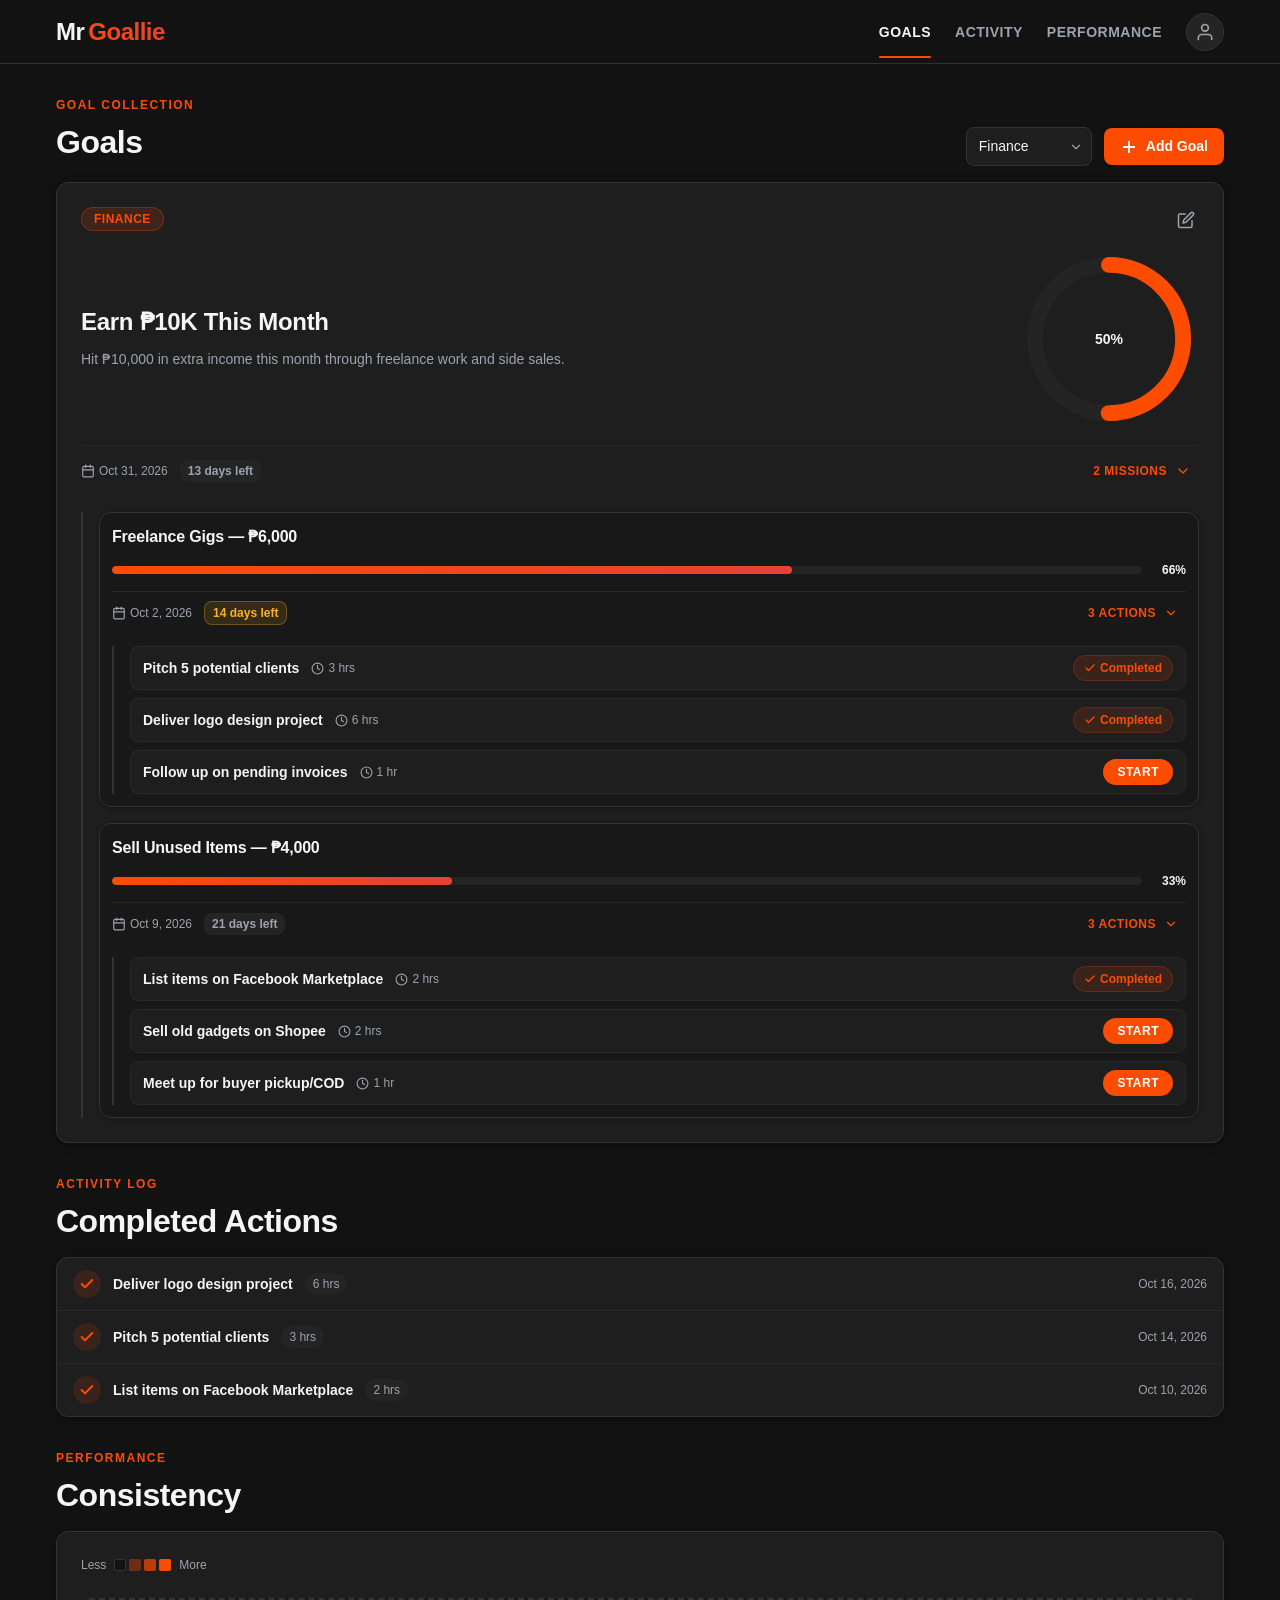
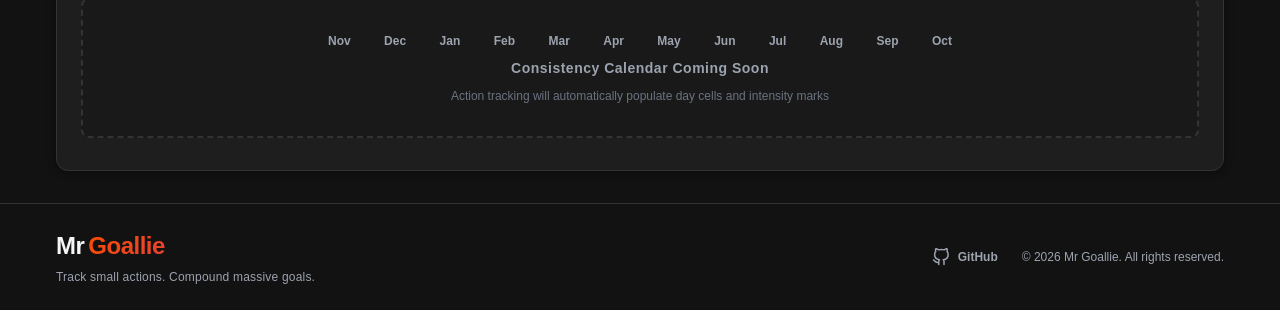
<file: index.html>
<!DOCTYPE html>
<html lang="en">

<head>
  <meta charset="UTF-8">
  <meta name="viewport" content="width=device-width, initial-scale=1.0">
  <title>Mr Goallie — Athletic Goal Tracking &amp; Planning</title>
  <link rel="stylesheet" href="css/styles.css">
</head>

<body>

  <!-- Top Sticky Navigation Bar -->
  <header class="site-header">
    <div class="nav-container">
      <a href="index.html" class="brand-logo" aria-label="Mr Goallie Home">
        Mr <span class="brand-gradient">Goallie</span>
      </a>

      <div class="nav-right">
        <nav aria-label="Primary Navigation">
          <ul class="nav-links">
            <li><a href="#goals-section" class="nav-link active" aria-current="page">Goals</a></li>
            <li><a href="#activity-section" class="nav-link">Activity</a></li>
            <li><a href="#calendar-section" class="nav-link">Performance</a></li>
          </ul>
        </nav>
        <a href="#profile" class="profile-btn" aria-label="User Profile">
          <svg width="20" height="20" viewBox="0 0 24 24" fill="none" stroke="currentColor" stroke-width="2"
            stroke-linecap="round" stroke-linejoin="round" aria-hidden="true">
            <path d="M20 21v-2a4 4 0 0 0-4-4H8a4 4 0 0 0-4 4v2"></path>
            <circle cx="12" cy="7" r="4"></circle>
          </svg>
        </a>
      </div>

      <button id="hamburger-btn" class="hamburger-btn" aria-label="Toggle Menu">
        <span class="bar"></span>
        <span class="bar"></span>
        <span class="bar"></span>
      </button>

      <!-- Half Navigation Panel -->
      <div id="side-nav-panel" class="side-nav visually-hidden ">
        <svg id="close-btn" class="close-btn" width="24" height="24" viewBox="0 0 24 24" fill="none" stroke="currentColor"
          stroke-width="2" stroke-linecap="round" stroke-linejoin="round" aria-label="Close Menu">
          <line x1="18" y1="6" x2="6" y2="18"></line>
          <line x1="6" y1="6" x2="18" y2="18"></line>
        </svg>

        <nav class="side-nav-panel" >
        <div class="profile-btn-side">
          <a href="#profile" class="profile-btn" aria-label="User Profile">
            <svg width="20" height="20" viewBox="0 0 24 24" fill="none" stroke="currentColor" stroke-width="2"
              stroke-linecap="round" stroke-linejoin="round" aria-hidden="true">
              <path d="M20 21v-2a4 4 0 0 0-4-4H8a4 4 0 0 0-4 4v2"></path>
              <circle cx="12" cy="7" r="4"></circle>
            </svg>
          </a>
          <span class="nav-link">Profile</span>
        </div>

        <ul class="nav-links side">
          <li><a href="#goals-section" class="nav-link">Goals</a></li>
          <li><a href="#activity-section" class="nav-link">Activity</a></li>
          <li><a href="#calendar-section" class="nav-link">Performance</a></li>
        </ul>
        </nav>
      </div>

    </div>
  </header>

  <main class="main-layout">

    <!-- 1. Goal Collection Section -->
    <section class="goals-section" id="goals-section" aria-labelledby="goals-heading">
      <div class="section-header-row">
        <div class="header-left">
          <span class="section-tag">Goal Collection</span>
          <h1 id="goals-heading" class="section-title">Goals</h1>
        </div>

        <div class="filter-actions-row">
          <div class="category-select-wrapper">
            <label for="category-filter" class="visually-hidden">Filter by Category</label>
            <select id="category-filter" class="category-select" aria-label="Filter goals by category">
              <option value="all">All Categories</option>
              <option value="health">Health</option>
              <option value="career">Career</option>
              <option value="finance" selected>Finance</option>
              <option value="learning">Learning</option>
              <option value="personal">Personal</option>
            </select>
          </div>

          <a href="goalForm.html" class="btn-primary">
            <svg width="18" height="18" viewBox="0 0 24 24" fill="none" stroke="currentColor" stroke-width="2.5"
              stroke-linecap="round" stroke-linejoin="round" aria-hidden="true">
              <line x1="12" y1="5" x2="12" y2="19"></line>
              <line x1="5" y1="12" x2="19" y2="12"></line>
            </svg>
            <span>Add Goal</span>
          </a>
        </div>
      </div>

      <!-- Goals Responsive Grid -->
      <div class="goals-grid">

        <!-- MOCKUP DATA START — remove this block when real goal data is wired up -->
        <article class="goal-card mock-data" aria-labelledby="mock-goal-title">
          <!-- Top Row: Title, Category pill, Edit pencil -->
          <div class="goal-card-header">
            <span class="category-pill">Finance</span>
            <a href="goalForm.html" class="icon-btn" aria-label="Edit goal 'Earn ₱10K This Month'">
              <svg width="18" height="18" viewBox="0 0 24 24" fill="none" stroke="currentColor" stroke-width="2"
                stroke-linecap="round" stroke-linejoin="round" aria-hidden="true">
                <path d="M11 4H4a2 2 0 0 0-2 2v14a2 2 0 0 0 2 2h14a2 2 0 0 0 2-2v-7"></path>
                <path d="M18.5 2.5a2.121 2.121 0 0 1 3 3L12 15l-4 1 1-4 9.5-9.5z"></path>
              </svg>
            </a>
          </div>

          <!-- Middle Row: Description & Circular Progress Ring (50%) -->
          <div class="goal-card-body">
            <div class="goal-title-group">
              <h2 id="mock-goal-title" class="goal-title">Earn ₱10K This Month</h2>
              <p class="goal-description">
                Hit ₱10,000 in extra income this month through freelance work and side sales.
              </p>
            </div>
            <div class="progress-ring-container" aria-label="Goal progress: 50%">
              <svg class="progress-ring-svg" viewBox="0 0 68 68" aria-hidden="true">
                <circle class="progress-ring-track" cx="34" cy="34" r="28"></circle>
                <!-- Circumference = 2 * PI * 28 = ~175.929; 50% dashoffset = 87.96 -->
                <circle class="progress-ring-fill" cx="34" cy="34" r="28" stroke-dasharray="175.93"
                  stroke-dashoffset="87.96"></circle>
              </svg>
              <span class="progress-ring-text">50%</span>
            </div>
          </div>

          <!-- Bottom Row: Meta (Deadline, Days Remaining, Expand Toggle) -->
          <div class="goal-card-footer">
            <div class="meta-group">
              <span class="meta-item">
                <svg width="14" height="14" viewBox="0 0 24 24" fill="none" stroke="currentColor" stroke-width="2"
                  stroke-linecap="round" stroke-linejoin="round" aria-hidden="true">
                  <rect x="3" y="4" width="18" height="18" rx="2" ry="2"></rect>
                  <line x1="16" y1="2" x2="16" y2="6"></line>
                  <line x1="8" y1="2" x2="8" y2="6"></line>
                  <line x1="3" y1="10" x2="21" y2="10"></line>
                </svg>
                <span>Oct 31, 2026</span>
              </span>
              <span class="badge-days">13 days left</span>
            </div>

            <button type="button" class="expand-toggle-btn" data-toggle="goal-1-missions" aria-expanded="true"
              aria-controls="goal-1-missions">
              <span>2 Missions</span>
              <svg width="16" height="16" viewBox="0 0 24 24" fill="none" stroke="currentColor" stroke-width="2"
                stroke-linecap="round" stroke-linejoin="round" aria-hidden="true">
                <polyline points="6 9 12 15 18 9"></polyline>
              </svg>
            </button>
          </div>

          <!-- Nested Missions Container (Indented, connecting left border) -->
          <div id="goal-1-missions" class="missions-container expandable expanded">

            <!-- Mission 1 Card (Medium Size) -->
            <div class="mission-card" aria-labelledby="mission-1-title">
              <div class="mission-header">
                <h3 id="mission-1-title" class="mission-title">Freelance Gigs — ₱6,000</h3>
              </div>

              <!-- Linear Progress Bar (66%) -->
              <div class="progress-bar-container" aria-label="Mission progress: 66%">
                <div class="progress-track" role="progressbar" aria-valuenow="66" aria-valuemin="0" aria-valuemax="100">
                  <div class="progress-fill" style="width: 66%;"></div>
                </div>
                <span class="progress-percent-label">66%</span>
              </div>

              <div class="mission-footer">
                <div class="meta-group">
                  <span class="meta-item">
                    <svg width="14" height="14" viewBox="0 0 24 24" fill="none" stroke="currentColor" stroke-width="2"
                      stroke-linecap="round" stroke-linejoin="round" aria-hidden="true">
                      <rect x="3" y="4" width="18" height="18" rx="2" ry="2"></rect>
                      <line x1="16" y1="2" x2="16" y2="6"></line>
                      <line x1="8" y1="2" x2="8" y2="6"></line>
                      <line x1="3" y1="10" x2="21" y2="10"></line>
                    </svg>
                    <span>Oct 2, 2026</span>
                  </span>
                  <span class="badge-days warning">14 days left</span>
                </div>

                <button type="button" class="expand-toggle-btn" data-toggle="mission-1-actions" aria-expanded="true"
                  aria-controls="mission-1-actions">
                  <span>3 Actions</span>
                  <svg width="14" height="14" viewBox="0 0 24 24" fill="none" stroke="currentColor" stroke-width="2"
                    stroke-linecap="round" stroke-linejoin="round" aria-hidden="true">
                    <polyline points="6 9 12 15 18 9"></polyline>
                  </svg>
                </button>
              </div>

              <!-- Actions Container nested under Mission 1 -->
              <div id="mission-1-actions" class="actions-container expandable expanded">

                <!-- Action 1: Completed -->
                <div class="action-card">
                  <div class="action-info">
                    <h4 class="action-title">Pitch 5 potential clients</h4>
                    <span class="action-duration">
                      <svg width="13" height="13" viewBox="0 0 24 24" fill="none" stroke="currentColor" stroke-width="2"
                        stroke-linecap="round" stroke-linejoin="round" aria-hidden="true">
                        <circle cx="12" cy="12" r="10"></circle>
                        <polyline points="12 6 12 12 16 14"></polyline>
                      </svg>
                      <span>3 hrs</span>
                    </span>
                  </div>
                  <div class="action-status-group">
                    <span class="action-completed-pill">
                      <svg width="12" height="12" viewBox="0 0 24 24" fill="none" stroke="currentColor"
                        stroke-width="2.5" stroke-linecap="round" stroke-linejoin="round" aria-hidden="true">
                        <polyline points="20 6 9 17 4 12"></polyline>
                      </svg>
                      <span>Completed</span>
                    </span>
                  </div>
                </div>

                <!-- Action 2: Completed -->
                <div class="action-card">
                  <div class="action-info">
                    <h4 class="action-title">Deliver logo design project</h4>
                    <span class="action-duration">
                      <svg width="13" height="13" viewBox="0 0 24 24" fill="none" stroke="currentColor" stroke-width="2"
                        stroke-linecap="round" stroke-linejoin="round" aria-hidden="true">
                        <circle cx="12" cy="12" r="10"></circle>
                        <polyline points="12 6 12 12 16 14"></polyline>
                      </svg>
                      <span>6 hrs</span>
                    </span>
                  </div>
                  <div class="action-status-group">
                    <span class="action-completed-pill">
                      <svg width="12" height="12" viewBox="0 0 24 24" fill="none" stroke="currentColor"
                        stroke-width="2.5" stroke-linecap="round" stroke-linejoin="round" aria-hidden="true">
                        <polyline points="20 6 9 17 4 12"></polyline>
                      </svg>
                      <span>Completed</span>
                    </span>
                  </div>
                </div>

                <!-- Action 3: Not Started -->
                <div class="action-card">
                  <div class="action-info">
                    <h4 class="action-title">Follow up on pending invoices</h4>
                    <span class="action-duration">
                      <svg width="13" height="13" viewBox="0 0 24 24" fill="none" stroke="currentColor" stroke-width="2"
                        stroke-linecap="round" stroke-linejoin="round" aria-hidden="true">
                        <circle cx="12" cy="12" r="10"></circle>
                        <polyline points="12 6 12 12 16 14"></polyline>
                      </svg>
                      <span>1 hr</span>
                    </span>
                  </div>
                  <div class="action-status-group">
                    <button type="button" class="btn-start-action">Start</button>
                  </div>
                </div>

              </div>
            </div>

            <!-- Mission 2 Card (Medium Size) -->
            <div class="mission-card" aria-labelledby="mission-2-title">
              <div class="mission-header">
                <h3 id="mission-2-title" class="mission-title">Sell Unused Items — ₱4,000</h3>
              </div>

              <!-- Linear Progress Bar (33%) -->
              <div class="progress-bar-container" aria-label="Mission progress: 33%">
                <div class="progress-track" role="progressbar" aria-valuenow="33" aria-valuemin="0" aria-valuemax="100">
                  <div class="progress-fill" style="width: 33%;"></div>
                </div>
                <span class="progress-percent-label">33%</span>
              </div>

              <div class="mission-footer">
                <div class="meta-group">
                  <span class="meta-item">
                    <svg width="14" height="14" viewBox="0 0 24 24" fill="none" stroke="currentColor" stroke-width="2"
                      stroke-linecap="round" stroke-linejoin="round" aria-hidden="true">
                      <rect x="3" y="4" width="18" height="18" rx="2" ry="2"></rect>
                      <line x1="16" y1="2" x2="16" y2="6"></line>
                      <line x1="8" y1="2" x2="8" y2="6"></line>
                      <line x1="3" y1="10" x2="21" y2="10"></line>
                    </svg>
                    <span>Oct 9, 2026</span>
                  </span>
                  <span class="badge-days">21 days left</span>
                </div>

                <button type="button" class="expand-toggle-btn" data-toggle="mission-2-actions" aria-expanded="true"
                  aria-controls="mission-2-actions">
                  <span>3 Actions</span>
                  <svg width="14" height="14" viewBox="0 0 24 24" fill="none" stroke="currentColor" stroke-width="2"
                    stroke-linecap="round" stroke-linejoin="round" aria-hidden="true">
                    <polyline points="6 9 12 15 18 9"></polyline>
                  </svg>
                </button>
              </div>

              <!-- Actions Container nested under Mission 2 -->
              <div id="mission-2-actions" class="actions-container expandable expanded">

                <!-- Action 1: Completed -->
                <div class="action-card">
                  <div class="action-info">
                    <h4 class="action-title">List items on Facebook Marketplace</h4>
                    <span class="action-duration">
                      <svg width="13" height="13" viewBox="0 0 24 24" fill="none" stroke="currentColor" stroke-width="2"
                        stroke-linecap="round" stroke-linejoin="round" aria-hidden="true">
                        <circle cx="12" cy="12" r="10"></circle>
                        <polyline points="12 6 12 12 16 14"></polyline>
                      </svg>
                      <span>2 hrs</span>
                    </span>
                  </div>
                  <div class="action-status-group">
                    <span class="action-completed-pill">
                      <svg width="12" height="12" viewBox="0 0 24 24" fill="none" stroke="currentColor"
                        stroke-width="2.5" stroke-linecap="round" stroke-linejoin="round" aria-hidden="true">
                        <polyline points="20 6 9 17 4 12"></polyline>
                      </svg>
                      <span>Completed</span>
                    </span>
                  </div>
                </div>

                <!-- Action 2: Not Started -->
                <div class="action-card">
                  <div class="action-info">
                    <h4 class="action-title">Sell old gadgets on Shopee</h4>
                    <span class="action-duration">
                      <svg width="13" height="13" viewBox="0 0 24 24" fill="none" stroke="currentColor" stroke-width="2"
                        stroke-linecap="round" stroke-linejoin="round" aria-hidden="true">
                        <circle cx="12" cy="12" r="10"></circle>
                        <polyline points="12 6 12 12 16 14"></polyline>
                      </svg>
                      <span>2 hrs</span>
                    </span>
                  </div>
                  <div class="action-status-group">
                    <button type="button" class="btn-start-action">Start</button>
                  </div>
                </div>

                <!-- Action 3: Not Started -->
                <div class="action-card">
                  <div class="action-info">
                    <h4 class="action-title">Meet up for buyer pickup/COD</h4>
                    <span class="action-duration">
                      <svg width="13" height="13" viewBox="0 0 24 24" fill="none" stroke="currentColor" stroke-width="2"
                        stroke-linecap="round" stroke-linejoin="round" aria-hidden="true">
                        <circle cx="12" cy="12" r="10"></circle>
                        <polyline points="12 6 12 12 16 14"></polyline>
                      </svg>
                      <span>1 hr</span>
                    </span>
                  </div>
                  <div class="action-status-group">
                    <button type="button" class="btn-start-action">Start</button>
                  </div>
                </div>

              </div>
            </div>

          </div>
        </article>
        <!-- MOCKUP DATA END -->

      </div>
    </section>

    <!-- 2. Action Collection / Activity Log Section -->
    <section id="activity-section" class="activity-section" aria-labelledby="activity-heading">
      <div class="header-left">
        <span class="section-tag">Activity Log</span>
        <h2 id="activity-heading" class="section-title">Completed Actions</h2>
      </div>

      <div class="activity-list" role="list">
        <!-- 1. Deliver logo design project -->
        <div class="activity-row" role="listitem">
          <div class="activity-left">
            <span class="activity-icon" aria-hidden="true">
              <svg width="16" height="16" viewBox="0 0 24 24" fill="none" stroke="currentColor" stroke-width="3"
                stroke-linecap="round" stroke-linejoin="round">
                <polyline points="20 6 9 17 4 12"></polyline>
              </svg>
            </span>
            <span class="activity-title">Deliver logo design project</span>
            <span class="activity-duration-badge">6 hrs</span>
          </div>
          <time class="activity-date" datetime="2026-10-16">Oct 16, 2026</time>
        </div>

        <!-- 2. Pitch 5 potential clients -->
        <div class="activity-row" role="listitem">
          <div class="activity-left">
            <span class="activity-icon" aria-hidden="true">
              <svg width="16" height="16" viewBox="0 0 24 24" fill="none" stroke="currentColor" stroke-width="3"
                stroke-linecap="round" stroke-linejoin="round">
                <polyline points="20 6 9 17 4 12"></polyline>
              </svg>
            </span>
            <span class="activity-title">Pitch 5 potential clients</span>
            <span class="activity-duration-badge">3 hrs</span>
          </div>
          <time class="activity-date" datetime="2026-10-14">Oct 14, 2026</time>
        </div>

        <!-- 3. List items on Facebook Marketplace -->
        <div class="activity-row" role="listitem">
          <div class="activity-left">
            <span class="activity-icon" aria-hidden="true">
              <svg width="16" height="16" viewBox="0 0 24 24" fill="none" stroke="currentColor" stroke-width="3"
                stroke-linecap="round" stroke-linejoin="round">
                <polyline points="20 6 9 17 4 12"></polyline>
              </svg>
            </span>
            <span class="activity-title">List items on Facebook Marketplace</span>
            <span class="activity-duration-badge">2 hrs</span>
          </div>
          <time class="activity-date" datetime="2026-10-10">Oct 10, 2026</time>
        </div>
      </div>
    </section>

    <!-- 3. Consistency Calendar (Empty Placeholder Frame & Legend) -->
    <section id="calendar-section" class="calendar-section" aria-labelledby="calendar-heading">
      <div class="header-left">
        <span class="section-tag">Performance</span>
        <h2 id="calendar-heading" class="section-title">Consistency</h2>
      </div>
      <div class="calendar-card">
        <div class="calendar-header-row">

          <div class="calendar-legend" aria-label="Consistency intensity scale">
            <span>Less</span>
            <div class="legend-scale" aria-hidden="true">
              <span class="legend-box intensity-0" title="0 actions"></span>
              <span class="legend-box intensity-1" title="1 action"></span>
              <span class="legend-box intensity-2" title="2-3 actions"></span>
              <span class="legend-box intensity-3" title="4+ actions"></span>
            </div>
            <span>More</span>
          </div>
        </div>

        <!-- Empty Placeholder Container -->
        <div class="calendar-placeholder-container">
          <div class="calendar-placeholder-frame">
            <div class="calendar-months-mock" aria-hidden="true">
              <span>Nov</span>
              <span>Dec</span>
              <span>Jan</span>
              <span>Feb</span>
              <span>Mar</span>
              <span>Apr</span>
              <span>May</span>
              <span>Jun</span>
              <span>Jul</span>
              <span>Aug</span>
              <span>Sep</span>
              <span>Oct</span>
            </div>
            <p class="calendar-placeholder-text">Consistency Calendar Coming Soon</p>
            <p class="calendar-placeholder-subtext">Action tracking will automatically populate day cells and intensity
              marks</p>
          </div>
        </div>
      </div>
    </section>

  </main>

  <!-- Consistent Site Footer -->
  <footer class="site-footer">
    <div class="footer-container">
      <div class="footer-brand-col">
        <div class="brand-logo" aria-label="Mr Goallie Home">
          Mr <span class="brand-gradient">Goallie</span>
        </div>
        <p class="footer-tagline">Track small actions. Compound massive goals.</p>
      </div>

      <div class="footer-meta-col">
        <a href="https://github.com" class="footer-link" target="_blank" rel="noopener noreferrer"
          aria-label="GitHub Profile">
          <svg width="18" height="18" viewBox="0 0 24 24" fill="none" stroke="currentColor" stroke-width="2"
            stroke-linecap="round" stroke-linejoin="round" aria-hidden="true">
            <path
              d="M9 19c-5 1.5-5-2.5-7-3m14 6v-3.87a3.37 3.37 0 0 0-.94-2.61c3.14-.35 6.44-1.54 6.44-7A5.44 5.44 0 0 0 20 4.77 5.07 5.07 0 0 0 19.91 1S18.73.65 16 2.48a13.38 13.38 0 0 0-7 0C6.27.65 5.09 1 5.09 1A5.07 5.07 0 0 0 5 4.77a5.44 5.44 0 0 0-1.5 3.78c0 5.42 3.3 6.61 6.44 7A3.37 3.37 0 0 0 9 18.13V22">
            </path>
          </svg>
          <span>GitHub</span>
        </a>
        <span class="footer-copyright">&copy; 2026 Mr Goallie. All rights reserved.</span>
      </div>
    </div>
  </footer>

  <script src="./javascript/index.js"></script>

</body>

</html>
</file>
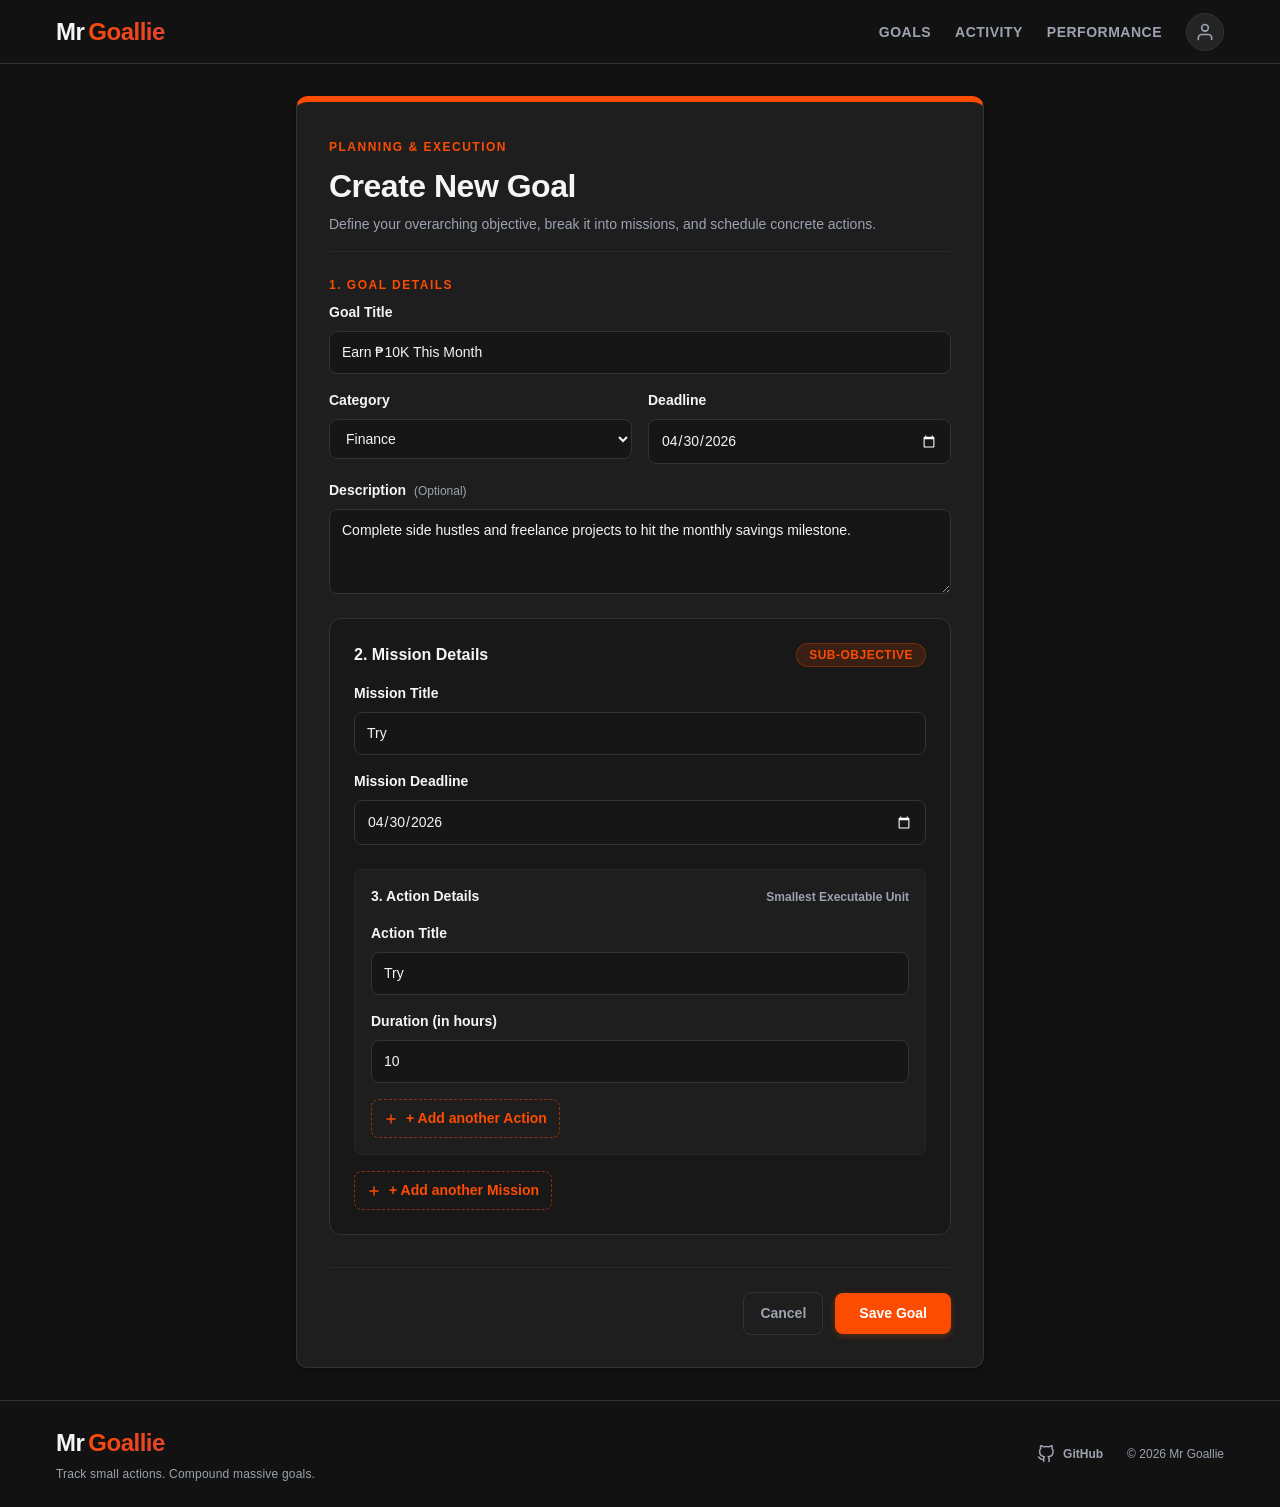
<file: goalForm.html>
<!DOCTYPE html>
<html lang="en">
<head>
  <meta charset="UTF-8">
  <meta name="viewport" content="width=device-width, initial-scale=1.0">
  <title>New Goal — Mr Goallie</title>
  <link rel="stylesheet" href="css/styles.css">
</head>
<body>

  <!-- Top Sticky Navigation Bar -->
  <header class="site-header">
    <div class="nav-container">
      <a href="index.html" class="brand-logo" aria-label="Mr Goallie Home">
        Mr <span class="brand-gradient">Goallie</span>
      </a>

      <div class="nav-right">
        <nav aria-label="Primary Navigation">
          <ul class="nav-links">
            <li><a href="index.html" class="nav-link">Goals</a></li>
            <li><a href="index.html#activity-section" class="nav-link">Activity</a></li>
            <li><a href="index.html#calendar-section" class="nav-link">Performance</a></li>
          </ul>
        </nav>
        <a href="#profile" class="profile-btn" aria-label="User Profile">
          <svg width="20" height="20" viewBox="0 0 24 24" fill="none" stroke="currentColor" stroke-width="2" stroke-linecap="round" stroke-linejoin="round" aria-hidden="true">
            <path d="M20 21v-2a4 4 0 0 0-4-4H8a4 4 0 0 0-4 4v2"></path>
            <circle cx="12" cy="7" r="4"></circle>
          </svg>
        </a>
      </div>
    </div>
  </header>

  <main class="form-page-layout">

    <div class="form-card">
      <div class="form-header">
        <span class="section-tag">Planning &amp; Execution</span>
        <h1 class="section-title">Create New Goal</h1>
        <p style="color: var(--color-text-muted); font-size: var(--text-sm); margin-top: 4px;">
          Define your overarching objective, break it into missions, and schedule concrete actions.
        </p>
      </div>
<!-- action="index.html" method="get" -->
      <form class="form-section">
        
        <!-- 1. Goal Details Section -->
        <fieldset class="form-section" style="border: none;">
          <legend class="section-tag" style="margin-bottom: var(--space-2);">1. Goal Details</legend>

          <div class="form-group">
            <label for="goal-title" class="form-label">Goal Title</label>
            <input 
              type="text" 
              id="goal-title" 
              name="goal_title" 
              class="form-input" 
              placeholder="e.g. Earn ₱10K This Month" 
              required
            >
          </div>

          <div class="form-group-row">
            <div class="form-group">
              <label for="goal-category" class="form-label">Category</label>
              <select id="goal-category" name="goal_category" class="form-select" required>
                <option value="" disabled selected>Select category...</option>
                <option value="health">Health</option>
                <option value="career">Career</option>
                <option value="finance">Finance</option>
                <option value="learning">Learning</option>
                <option value="personal">Personal</option>
              </select>
            </div>

            <div class="form-group">
              <label for="goal-deadline" class="form-label">Deadline</label>
              <input 
                type="date" 
                id="goal-deadline" 
                name="goal_deadline" 
                class="form-input" 
                required
              >
            </div>
          </div>

          <div class="form-group">
            <label for="goal-description" class="form-label">
              Description <span class="form-label-optional">(Optional)</span>
            </label>
            <textarea 
              id="goal-description" 
              name="goal_description" 
              class="form-textarea" 
              rows="3" 
              placeholder="What does success look like? Any key milestones or motivation?"
            ></textarea>
          </div>

          <!-- 2. Nested Mission Details Section -->

        </fieldset>

        <!-- Form Footer: Cancel & Save Goal -->
        <div class="form-actions-footer">
          <a href="index.html" class="btn-cancel">Cancel</a>
          <button type="submit" class="btn-submit">Save Goal</button>
        </div>

      </form>
    </div>

  </main>

  <!-- Consistent Site Footer -->
  <footer class="site-footer">
    <div class="footer-container">
      <div class="footer-brand-col">
        <a href="index.html" class="brand-logo" aria-label="Mr Goallie Home">
          Mr <span class="brand-gradient">Goallie</span>
        </a>
        <p class="footer-tagline">Track small actions. Compound massive goals.</p>
      </div>

      <div class="footer-meta-col">
        <a href="https://github.com" class="footer-link" target="_blank" rel="noopener noreferrer" aria-label="GitHub Profile">
          <svg width="18" height="18" viewBox="0 0 24 24" fill="none" stroke="currentColor" stroke-width="2" stroke-linecap="round" stroke-linejoin="round" aria-hidden="true">
            <path d="M9 19c-5 1.5-5-2.5-7-3m14 6v-3.87a3.37 3.37 0 0 0-.94-2.61c3.14-.35 6.44-1.54 6.44-7A5.44 5.44 0 0 0 20 4.77 5.07 5.07 0 0 0 19.91 1S18.73.65 16 2.48a13.38 13.38 0 0 0-7 0C6.27.65 5.09 1 5.09 1A5.07 5.07 0 0 0 5 4.77a5.44 5.44 0 0 0-1.5 3.78c0 5.42 3.3 6.61 6.44 7A3.37 3.37 0 0 0 9 18.13V22"></path>
          </svg>
          <span>GitHub</span>
        </a>
        <span class="footer-copyright">&copy; 2026 Mr Goallie</span>
      </div>
    </div>
  </footer>

   <script type="module" src="./javascript/goalForm.js"></script>

</body>
</html>
</file>
<file: css/styles.css>
/* ==========================================================================
   Mr Goallie — Design System & Stylesheet
   Strava-inspired athletic, data-forward dark UI
   ========================================================================== */

:root {
  /* Colors */
  --bg-color: #121212;
  --surface-card: #1E1E1E;
  --surface-nested: #181818;
  --surface-nested-subtle: #242424;
  --surface-input: #161616;
  --surface-hover: #262626;

  --color-primary: #FC4C02;
  --color-primary-accent: #E34234;
  --color-primary-glow: rgba(252, 76, 2, 0.25);

  --color-text-primary: #F5F5F5;
  --color-text-muted: #9CA3AF;
  --color-border: #333333;
  --color-border-subtle: #282828;
  --color-warning: #FFB020;
  --color-warning-bg: rgba(255, 176, 32, 0.12);
  --color-success: #FC4C02;
  --color-success-bg: rgba(252, 76, 2, 0.12);

  /* Typography */
  --font-stack: -apple-system, "Segoe UI", Roboto, Helvetica, Arial, sans-serif;
  --text-xs: 12px;
  --text-sm: 14px;
  --text-base: 16px;
  --text-lg: 20px;
  --text-xl: 24px;
  --text-2xl: 32px;

  /* Spacing */
  --space-1: 4px;
  --space-2: 8px;
  --space-3: 12px;
  --space-4: 16px;
  --space-6: 24px;
  --space-8: 32px;

  /* Radii */
  --radius-sm: 8px;
  --radius-md: 12px;
  --radius-full: 999px;

  /* Elevation */
  --card-shadow: 0 2px 8px rgba(0, 0, 0, 0.4);
  --focus-ring: 0 0 0 2px #121212, 0 0 0 4px #FC4C02;
}

/* --------------------------------------------------------------------------
   Modern Reset & Base Styles
   -------------------------------------------------------------------------- */
*,
*::before,
*::after {
  box-sizing: border-box;
  margin: 0;
  padding: 0;
}

html {
  font-size: 16px;
  color-scheme: dark;
  scroll-behavior: smooth;
  scroll-padding-top: 80px;
}

body {
  min-height: 100vh;
  display: flex;
  flex-direction: column;
  background-color: var(--bg-color);
  color: var(--color-text-primary);
  font-family: var(--font-stack);
  font-size: var(--text-base);
  line-height: 1.5;
  -webkit-font-smoothing: antialiased;
  -moz-osx-font-smoothing: grayscale;
}

a {
  color: inherit;
  text-decoration: none;
}

button,
input,
select,
textarea {
  font: inherit;
  color: inherit;
}

button {
  cursor: pointer;
  border: none;
  background: none;
}

/* Accessible hidden utility */
.visually-hidden {
  position: absolute !important;
  width: 1px !important;
  height: 1px !important;
  padding: 0 !important;
  margin: -1px !important;
  overflow: hidden !important;
  clip: rect(0, 0, 0, 0) !important;
  white-space: nowrap !important;
  border: 0 !important;
}

/* --------------------------------------------------------------------------
   Header & Sticky Nav Bar (~64px)
   -------------------------------------------------------------------------- */
.site-header {
  position: sticky;
  top: 0;
  z-index: 100;
  height: 64px;
  background-color: #121212;
  border-bottom: 1px solid var(--color-border);
  display: flex;
  align-items: center;
}

.nav-container {
  width: 100%;
  max-width: 1200px;
  margin: 0 auto;
  padding: 0 var(--space-4);
  display: flex;
  align-items: center;
  justify-content: space-between;
}

.brand-logo {
  font-size: var(--text-xl);
  font-weight: 800;
  letter-spacing: -0.5px;
  color: var(--color-text-primary);
  display: flex;
  align-items: center;
  gap: 4px;
}

.brand-gradient {
  background: linear-gradient(135deg, var(--color-primary), var(--color-primary-accent));
  -webkit-background-clip: text;
  -webkit-text-fill-color: transparent;
  background-clip: text;
}

.nav-right {
  display: flex;
  align-items: center;
  gap: var(--space-6);
}

.nav-links {
  display: flex;
  align-items: center;
  gap: var(--space-6);
  list-style: none;
}

.nav-link {
  font-size: var(--text-sm);
  font-weight: 600;
  color: var(--color-text-muted);
  text-transform: uppercase;
  letter-spacing: 0.5px;
  padding: var(--space-2) 0;
  position: relative;
  transition: color 0.15s ease;
}

.nav-link:hover {
  color: var(--color-text-primary);
}

.nav-link.active {
  color: var(--color-text-primary);
}

.nav-link.active::after {
  content: "";
  position: absolute;
  bottom: -10px;
  left: 0;
  right: 0;
  height: 2px;
  background-color: var(--color-primary);
  border-radius: var(--radius-full);
}

.profile-btn {
  display: inline-flex;
  align-items: center;
  justify-content: center;
  width: 38px;
  height: 38px;
  border-radius: var(--radius-full);
  background-color: var(--surface-nested-subtle);
  border: 1px solid var(--color-border);
  color: var(--color-text-muted);
  transition: border-color 0.15s ease, color 0.15s ease;
}

.profile-btn:hover {
  border-color: var(--color-primary);
  color: var(--color-text-primary);
}


/* Hamburger Button */
.hamburger-btn {
  display: none;
  flex-direction: column;
  justify-content: space-between;
  width: 30px;
  height: 20px;
  background: var(--surface-card);
  border: none;
  box-sizing: content-box;
  padding: var(--space-2);
  border-radius: var(--radius-sm);
  box-shadow: var(--card-shadow);
}

.hamburger-btn .bar {
  width: 100%;
  height: 3px;
  background-color: var(--color-primary);
  border-radius: 4px;
}

.side-nav {
  display: flex;
  flex-direction: column;
  position: fixed;
  top: 0;
  right: 0;
  width: 65vw;
  height: 100vh;
  box-shadow: var(--card-shadow);
  background-color: var(--surface-card);
  padding: var(--space-4);
  z-index: 1000;
}

.side-nav-panel {
  display: flex;
  flex-direction: column;
  gap: var(--space-8);
  padding: var(--space-1) var(--space-8);
}

.nav-links.side {
  flex-direction: column;
  align-items: flex-start;
}

.close-btn {
  align-self: flex-end;
  width: 30px;
  height: 30px;
  stroke: var(--color-primary);
  border: none;
}

.profile-btn-side {
  display: flex;
  flex-direction: column;
  justify-content: center;
  align-items: center;
  border-bottom: 2px solid var(--color-border);
}

.profile-btn-side .profile-btn {
  width: 50px;
  height: 50px;
}

/* --------------------------------------------------------------------------
   Layout & Dashboard Container
   -------------------------------------------------------------------------- */
.main-layout {
  flex: 1;
  width: 100%;
  max-width: 1200px;
  margin: 0 auto;
  padding: var(--space-8) var(--space-4) var(--space-8);
  display: flex;
  flex-direction: column;
  gap: var(--space-8);
}

/* Section Header Typography */
.section-tag {
  font-size: var(--text-xs);
  font-weight: 700;
  text-transform: uppercase;
  letter-spacing: 1.5px;
  color: var(--color-primary);
  margin-bottom: var(--space-1);
}

.section-title {
  font-size: var(--text-2xl);
  font-weight: 800;
  letter-spacing: -0.5px;
  color: var(--color-text-primary);
}

/* --------------------------------------------------------------------------
   Goal Collection Section & Filters
   -------------------------------------------------------------------------- */
.goals-section {
  display: flex;
  flex-direction: column;
  gap: var(--space-4);
}

.section-header-row {
  display: flex;
  align-items: flex-end;
  justify-content: space-between;
  gap: var(--space-4);
  flex-wrap: wrap;
}

.header-left {
  display: flex;
  flex-direction: column;
}

.filter-actions-row {
  display: flex;
  align-items: center;
  gap: var(--space-3);
  flex-wrap: wrap;
}

.category-select-wrapper {
  position: relative;
  display: inline-block;
}

.category-select {
  background-color: var(--surface-card);
  border: 1px solid var(--color-border);
  color: var(--color-text-primary);
  font-size: var(--text-sm);
  font-weight: 500;
  padding: 8px var(--space-6) 8px var(--space-3);
  border-radius: var(--radius-sm);
  outline: none;
  appearance: none;
  background-image: url("data:image/svg+xml,%3Csvg xmlns='http://www.w3.org/2000/svg' width='16' height='16' viewBox='0 0 24 24' fill='none' stroke='%239CA3AF' stroke-width='2' stroke-linecap='round' stroke-linejoin='round'%3E%3Cpolyline points='6 9 12 15 18 9'%3E%3C/polyline%3E%3C/svg%3E");
  background-repeat: no-repeat;
  background-position: right 8px center;
  background-size: 14px;
  cursor: pointer;
  transition: border-color 0.15s ease;
}

.category-select:focus {
  border-color: var(--color-primary);
}

/* Primary Button */
.btn-primary {
  display: inline-flex;
  align-items: center;
  justify-content: center;
  gap: var(--space-2);
  background-color: var(--color-primary);
  color: #FFFFFF;
  font-size: var(--text-sm);
  font-weight: 700;
  padding: 8px var(--space-4);
  border-radius: var(--radius-sm);
  text-decoration: none;
  box-shadow: 0 1px 3px rgba(0, 0, 0, 0.3);
  transition: background-color 0.15s ease, transform 0.1s ease;
}

.btn-primary:hover {
  background-color: var(--color-primary-accent);
}

.btn-primary:active {
  transform: scale(0.98);
}

/* Goals Grid */
.goals-grid {
  display: grid;
  grid-template-columns: 1fr;
  gap: var(--space-6);
}

/* --------------------------------------------------------------------------
   Card Hierarchy: Goal -> Mission -> Action
   Decreasing card size, padding, weight and indented connecting line
   -------------------------------------------------------------------------- */

/* 1. Goal Card (Largest) */
.goal-card {
  background-color: var(--surface-card);
  border: 1px solid var(--color-border);
  border-radius: var(--radius-md);
  padding: var(--space-6);
  box-shadow: var(--card-shadow);
  display: flex;
  flex-direction: column;
  gap: var(--space-4);
  position: relative;
}

.goal-card-header {
  display: flex;
  align-items: flex-start;
  justify-content: space-between;
  gap: var(--space-4);
}

.goal-title-group {
  display: flex;
  flex-direction: column;
  gap: var(--space-3);
  flex-wrap: wrap;
}

.goal-title {
  font-size: var(--text-xl);
  font-weight: 800;
  color: var(--color-text-primary);
  letter-spacing: -0.3px;
  line-height: 1.2;
}

/* Category Pill */
.category-pill {
  display: inline-flex;
  align-items: center;
  font-size: var(--text-xs);
  font-weight: 700;
  text-transform: uppercase;
  letter-spacing: 0.5px;
  padding: 2px var(--space-3);
  border-radius: var(--radius-full);
  background-color: rgba(252, 76, 2, 0.15);
  color: var(--color-primary);
  border: 1px solid rgba(252, 76, 2, 0.3);
}

.icon-btn {
  display: inline-flex;
  align-items: center;
  justify-content: center;
  color: var(--color-text-muted);
  padding: var(--space-1);
  border-radius: var(--radius-sm);
  transition: color 0.15s ease, background-color 0.15s ease;
}

.icon-btn:hover {
  color: var(--color-text-primary);
  background-color: var(--surface-hover);
}

/* Goal Card Middle */
.goal-card-body {
  display: flex;
  align-items: center;
  justify-content: space-between;
  gap: var(--space-6);
}

.goal-description {
  color: var(--color-text-muted);
  font-size: var(--text-sm);
  line-height: 1.5;
  display: -webkit-box;
  -webkit-line-clamp: 2;
  -webkit-box-orient: vertical;
  overflow: hidden;
  max-width: 650px;
}

/* Circular Progress Ring */
.progress-ring-container {
  position: relative;
  width: 20vh;
  height: 20vh;
  flex-shrink: 0;
  display: flex;
  align-items: center;
  justify-content: center;
}

.progress-ring-svg {
  width: 100%;
  height: 100%;
  transform: rotate(-90deg);
}

.progress-ring-track {
  fill: none;
  stroke: var(--surface-nested-subtle);
  stroke-width: 6;
}

.progress-ring-fill {
  fill: none;
  stroke: var(--color-primary);
  stroke-width: 6;
  stroke-linecap: round;
  transition: stroke-dashoffset 0.4s ease;
}

.progress-ring-text {
  position: absolute;
  font-size: var(--text-sm);
  font-weight: 800;
  color: var(--color-text-primary);
}

/* Goal Card Bottom Meta & Toggles */
.goal-card-footer {
  display: flex;
  align-items: center;
  justify-content: space-between;
  flex-wrap: wrap;
  gap: var(--space-3);
  padding-top: var(--space-3);
  border-top: 1px solid var(--color-border-subtle);
}

.meta-group {
  display: flex;
  align-items: center;
  gap: var(--space-3);
  flex-wrap: wrap;
}

.meta-item {
  display: inline-flex;
  align-items: center;
  gap: var(--space-1);
  font-size: var(--text-xs);
  color: var(--color-text-muted);
  font-weight: 500;
}

.badge-days {
  display: inline-flex;
  align-items: center;
  font-size: var(--text-xs);
  font-weight: 700;
  padding: 2px var(--space-2);
  border-radius: var(--radius-sm);
  background-color: var(--surface-nested-subtle);
  color: var(--color-text-muted);
}

.badge-days.warning {
  background-color: var(--color-warning-bg);
  color: var(--color-warning);
  border: 1px solid rgba(255, 176, 32, 0.3);
}

.expand-toggle-btn {
  display: inline-flex;
  align-items: center;
  gap: var(--space-2);
  font-size: var(--text-xs);
  font-weight: 700;
  text-transform: uppercase;
  letter-spacing: 0.5px;
  color: var(--color-primary);
  padding: var(--space-1) var(--space-2);
  border-radius: var(--radius-sm);
  transition: background-color 0.15s ease;
}

.expand-toggle-btn:hover {
  background-color: rgba(252, 76, 2, 0.1);
}

.expand-toggle-btn svg {
  transition: transform 0.2s ease;
}

/* --------------------------------------------------------------------------
   Expandable Container & Nested Missions
   -------------------------------------------------------------------------- */
.expandable {
  display: none;
}

.expandable.expanded {
  display: flex;
  flex-direction: column;
}

/* Missions container nested under Goal Card */
.missions-container {
  display: flex;
  flex-direction: column;
  gap: var(--space-4);
  padding-left: var(--space-4);
  margin-top: var(--space-3);
  border-left: 2px solid var(--color-border);
}

/* 2. Mission Card (Medium) */
.mission-card {
  background-color: var(--surface-nested);
  border: 1px solid var(--color-border);
  border-radius: var(--radius-md);
  padding: var(--space-3);
  display: flex;
  flex-direction: column;
  gap: var(--space-3);
  box-shadow: 0 1px 4px rgba(0, 0, 0, 0.3);
}

.mission-header {
  display: flex;
  align-items: center;
  justify-content: space-between;
  gap: var(--space-3);
}

.mission-title {
  font-size: var(--text-base);
  font-weight: 700;
  color: var(--color-text-primary);
  letter-spacing: -0.2px;
}

/* Linear Progress Bar with % Label */
.progress-bar-container {
  display: flex;
  align-items: center;
  gap: var(--space-3);
}

.progress-track {
  flex: 1;
  height: 8px;
  background-color: var(--surface-nested-subtle);
  border-radius: var(--radius-full);
  overflow: hidden;
  position: relative;
}

.progress-fill {
  height: 100%;
  background: linear-gradient(90deg, var(--color-primary), var(--color-primary-accent));
  border-radius: var(--radius-full);
}

.progress-percent-label {
  font-size: var(--text-xs);
  font-weight: 700;
  color: var(--color-text-primary);
  min-width: 32px;
  text-align: right;
}

.mission-footer {
  display: flex;
  align-items: center;
  justify-content: space-between;
  flex-wrap: wrap;
  gap: var(--space-2);
  padding-top: var(--space-2);
  border-top: 1px solid var(--color-border-subtle);
}

/* --------------------------------------------------------------------------
   Actions Container & Action Cards (Smallest/Most Compact)
   -------------------------------------------------------------------------- */
.actions-container {
  display: flex;
  flex-direction: column;
  gap: var(--space-2);
  padding-left: var(--space-4);
  margin-top: var(--space-2);
  border-left: 2px solid var(--color-border);
}

/* 3. Action Card */
.action-card {
  background-color: var(--surface-card);
  border: 1px solid var(--color-border-subtle);
  border-radius: var(--radius-sm);
  padding: var(--space-2) var(--space-3);
  display: flex;
  align-items: center;
  justify-content: space-between;
  gap: var(--space-3);
}

.action-info {
  display: flex;
  align-items: center;
  gap: var(--space-3);
  flex: 1;
  min-width: 0;
}

.action-title {
  font-size: var(--text-sm);
  font-weight: 600;
  color: var(--color-text-primary);
  white-space: nowrap;
  overflow: hidden;
  text-overflow: ellipsis;
}

.action-duration {
  display: inline-flex;
  align-items: center;
  gap: 4px;
  font-size: var(--text-xs);
  color: var(--color-text-muted);
  flex-shrink: 0;
}

.action-status-group {
  display: flex;
  align-items: center;
  flex-shrink: 0;
}

.btn-start-action {
  font-size: var(--text-xs);
  font-weight: 700;
  padding: 4px 14px;
  border-radius: var(--radius-full);
  background-color: var(--color-primary);
  color: #FFFFFF;
  text-transform: uppercase;
  letter-spacing: 0.5px;
  transition: background-color 0.15s ease;
}

.btn-start-action:hover {
  background-color: var(--color-primary-accent);
}

.action-completed-pill {
  display: inline-flex;
  align-items: center;
  gap: 4px;
  font-size: var(--text-xs);
  font-weight: 700;
  color: var(--color-primary);
  background-color: var(--color-success-bg);
  padding: 3px 10px;
  border-radius: var(--radius-full);
  border: 1px solid rgba(252, 76, 2, 0.2);
}

/* --------------------------------------------------------------------------
   Action Collection / Activity Log Section
   -------------------------------------------------------------------------- */
.activity-section {
  display: flex;
  flex-direction: column;
  gap: var(--space-3);
}

.activity-list {
  display: flex;
  flex-direction: column;
  background-color: var(--surface-card);
  border: 1px solid var(--color-border);
  border-radius: var(--radius-md);
  overflow: hidden;
  box-shadow: var(--card-shadow);
}

.activity-row {
  display: flex;
  align-items: center;
  justify-content: space-between;
  gap: var(--space-4);
  padding: var(--space-3) var(--space-4);
  border-bottom: 1px solid var(--color-border-subtle);
  transition: background-color 0.1s ease;
}

.activity-row:last-child {
  border-bottom: none;
}

.activity-left {
  display: flex;
  align-items: center;
  gap: var(--space-3);
  min-width: 0;
}

.activity-icon {
  width: 28px;
  height: 28px;
  border-radius: var(--radius-full);
  background-color: var(--color-success-bg);
  color: var(--color-primary);
  display: flex;
  align-items: center;
  justify-content: center;
  flex-shrink: 0;
}

.activity-title {
  font-size: var(--text-sm);
  font-weight: 600;
  color: var(--color-text-primary);
  white-space: nowrap;
  overflow: hidden;
  text-overflow: ellipsis;
}

.activity-duration-badge {
  font-size: var(--text-xs);
  color: var(--color-text-muted);
  background-color: var(--surface-nested-subtle);
  padding: 2px 8px;
  border-radius: var(--radius-full);
  flex-shrink: 0;
}

.activity-date {
  font-size: var(--text-xs);
  color: var(--color-text-muted);
  white-space: nowrap;
  font-weight: 500;
  text-align: right;
}

/* --------------------------------------------------------------------------
   Consistency Calendar (Placeholder Frame & Legend)
   -------------------------------------------------------------------------- */
.calendar-section {
  display: flex;
  flex-direction: column;
  gap: var(--space-3);
}

.calendar-card {
  background-color: var(--surface-card);
  border: 1px solid var(--color-border);
  border-radius: var(--radius-md);
  padding: var(--space-6);
  box-shadow: var(--card-shadow);
  display: flex;
  flex-direction: column;
  gap: var(--space-6);
}

.calendar-header-row {
  display: flex;
  align-items: center;
  justify-content: space-between;
  flex-wrap: wrap;
  gap: var(--space-3);
}

.calendar-legend {
  display: flex;
  align-items: center;
  gap: var(--space-2);
  font-size: var(--text-xs);
  color: var(--color-text-muted);
}

.legend-scale {
  display: flex;
  align-items: center;
  gap: 3px;
}

.legend-box {
  width: 12px;
  height: 12px;
  border-radius: 2px;
}

.intensity-0 {
  background-color: #121212;
  border: 1px solid #333333;
}

.intensity-1 {
  background-color: rgba(252, 76, 2, 0.35);
}

.intensity-2 {
  background-color: rgba(252, 76, 2, 0.7);
}

.intensity-3 {
  background-color: #FC4C02;
}

.calendar-placeholder-container {
  overflow-x: auto;
  padding-bottom: var(--space-2);
}

.calendar-placeholder-frame {
  min-width: 680px;
  min-height: 140px;
  border: 2px dashed var(--color-border);
  border-radius: var(--radius-sm);
  display: flex;
  flex-direction: column;
  align-items: center;
  justify-content: center;
  gap: var(--space-2);
  padding: var(--space-6);
  background-color: rgba(0, 0, 0, 0.15);
}

.calendar-placeholder-text {
  font-size: var(--text-sm);
  font-weight: 600;
  color: var(--color-text-muted);
  letter-spacing: 0.5px;
}

.calendar-placeholder-subtext {
  font-size: var(--text-xs);
  color: #6B7280;
}

.calendar-months-mock {
  display: flex;
  justify-content: space-between;
  width: 100%;
  max-width: 640px;
  padding: 0 var(--space-2);
  font-size: var(--text-xs);
  color: var(--color-text-muted);
  font-weight: 600;
}

/* --------------------------------------------------------------------------
   Goal Form Page: goalForm.html
   Google Forms style single-column centered card layout
   -------------------------------------------------------------------------- */
.form-page-layout {
  flex: 1;
  width: 100%;
  max-width: 720px;
  margin: 0 auto;
  padding: var(--space-8) var(--space-4);
  display: flex;
  flex-direction: column;
  gap: var(--space-6);
}

.form-card {
  background-color: var(--surface-card);
  border: 1px solid var(--color-border);
  border-top: 6px solid var(--color-primary);
  border-radius: var(--radius-md);
  padding: var(--space-8);
  box-shadow: var(--card-shadow);
  display: flex;
  flex-direction: column;
  gap: var(--space-6);
}

.form-header {
  border-bottom: 1px solid var(--color-border-subtle);
  padding-bottom: var(--space-4);
}

.form-header .section-title {
  margin-top: var(--space-1);
}

.form-section {
  display: flex;
  flex-direction: column;
  gap: var(--space-4);
}

.form-nested-section {
  background-color: var(--surface-nested);
  border: 1px solid var(--color-border);
  border-radius: var(--radius-md);
  padding: var(--space-6);
  margin-top: var(--space-2);
  display: flex;
  flex-direction: column;
  gap: var(--space-4);
  position: relative;
}

.form-nested-sub-section {
  display: flex;
  flex-direction: column;
  gap: var(--space-4);
}

.action-form {
   background-color: var(--surface-card);
  border: 1px solid var(--color-border-subtle);
  border-radius: var(--radius-sm);
  padding: var(--space-4);
  margin-top: var(--space-2);
  display: flex;
  flex-direction: column;
  gap: var(--space-4);
}
.nested-section-title {
  font-size: var(--text-base);
  font-weight: 700;
  color: var(--color-text-primary);
  display: flex;
  align-items: center;
  justify-content: space-between;
}

.form-group {
  display: flex;
  flex-direction: column;
  gap: var(--space-2);
}

.form-group-row {
  display: grid;
  grid-template-columns: 1fr 1fr;
  gap: var(--space-4);
}

.form-label {
  font-size: var(--text-sm);
  font-weight: 600;
  color: var(--color-text-primary);
}

.form-label-optional {
  font-size: var(--text-xs);
  color: var(--color-text-muted);
  font-weight: normal;
  margin-left: var(--space-1);
}

.form-input,
.form-select,
.form-textarea {
  background-color: var(--surface-input);
  border: 1px solid var(--color-border);
  border-radius: var(--radius-sm);
  padding: 10px var(--space-3);
  color: var(--color-text-primary);
  font-size: var(--text-sm);
  outline: none;
  transition: border-color 0.15s ease, box-shadow 0.15s ease;
  width: 100%;
}

.form-input:focus,
.form-select:focus,
.form-textarea:focus {
  border-color: var(--color-primary);
  box-shadow: var(--focus-ring);
}

.form-textarea {
  resize: vertical;
  min-height: 80px;
}

.btn-add-repeater {
  align-self: flex-start;
  display: inline-flex;
  align-items: center;
  gap: var(--space-2);
  font-size: var(--text-sm);
  font-weight: 700;
  color: var(--color-primary);
  padding: var(--space-2) var(--space-3);
  border-radius: var(--radius-sm);
  border: 1px dashed rgba(252, 76, 2, 0.5);
  transition: background-color 0.15s ease, border-color 0.15s ease;
}

.btn-add-repeater:hover {
  background-color: rgba(252, 76, 2, 0.1);
  border-color: var(--color-primary);
}

.form-actions-footer {
  display: flex;
  align-items: center;
  justify-content: flex-end;
  gap: var(--space-3);
  margin-top: var(--space-4);
  padding-top: var(--space-6);
  border-top: 1px solid var(--color-border-subtle);
}

.btn-cancel {
  display: inline-flex;
  align-items: center;
  justify-content: center;
  font-size: var(--text-sm);
  font-weight: 600;
  color: var(--color-text-muted);
  padding: 10px var(--space-4);
  border-radius: var(--radius-sm);
  border: 1px solid var(--color-border);
  transition: color 0.15s ease, border-color 0.15s ease;
}

.btn-cancel:hover {
  color: var(--color-text-primary);
  border-color: var(--color-text-muted);
}

.btn-submit {
  display: inline-flex;
  align-items: center;
  justify-content: center;
  font-size: var(--text-sm);
  font-weight: 700;
  background-color: var(--color-primary);
  color: #FFFFFF;
  padding: 10px var(--space-6);
  border-radius: var(--radius-sm);
  box-shadow: 0 2px 6px rgba(252, 76, 2, 0.3);
  transition: background-color 0.15s ease, transform 0.1s ease;
}

.btn-submit:hover {
  background-color: var(--color-primary-accent);
}

.btn-submit:active {
  transform: scale(0.98);
}

/* --------------------------------------------------------------------------
   Site Footer
   Consistent athletic, data-forward dark footer matching design system
   -------------------------------------------------------------------------- */
.site-footer {
  width: 100%;
  background-color: #121212;
  border-top: 1px solid var(--color-border);
  margin-top: auto;
}

.footer-container {
  width: 100%;
  max-width: 1200px;
  margin: 0 auto;
  padding: var(--space-6) var(--space-4);
  display: flex;
  align-items: center;
  justify-content: space-between;
  gap: var(--space-4);
  flex-wrap: wrap;
}

.footer-brand-col {
  display: flex;
  flex-direction: column;
  gap: var(--space-1);
}

.footer-tagline {
  font-size: var(--text-xs);
  color: var(--color-text-muted);
  font-weight: 500;
  letter-spacing: 0.2px;
}

.footer-meta-col {
  display: flex;
  align-items: center;
  gap: var(--space-6);
  flex-wrap: wrap;
}

.footer-link {
  display: inline-flex;
  align-items: center;
  gap: var(--space-2);
  font-size: var(--text-xs);
  font-weight: 600;
  color: var(--color-text-muted);
  transition: color 0.15s ease;
}

.footer-link:hover {
  color: var(--color-primary);
}

.footer-copyright {
  font-size: var(--text-xs);
  color: var(--color-text-muted);
  font-weight: 500;
}

/* --------------------------------------------------------------------------
   Responsive Behavior
   - Desktop >=1024px: multi-column goal grid
   - Tablet 640-1023px: single/double column
   - Mobile <640px: single column, collapsed nav, full-width cards
   -------------------------------------------------------------------------- */
@media (min-width: 1024px) {
  .goals-grid {
    grid-template-columns: 1fr;
    /* Single detailed tree layout for goal cards with missions */
  }
}

@media (max-width: 639px) {
  .site-header {
    height: 56px;
  }

  .main-layout {
    padding: var(--space-4) var(--space-3);
    gap: var(--space-6);
  }

  .nav-right {
    display: none;
  }

  .nav-links {
    gap: var(--space-6);
  }

  .nav-link {
    font-size: var(--text-base);
  }


  .profile-btn-side .nav-link {
    font-size: var(--text-xs);
  }

  .hamburger-btn {
    display: flex;
  }

  .goal-card {
    padding: var(--space-4);
  }

  .goal-card-body {
    flex-direction: column;
    align-items: flex-start;
    gap: var(--space-4);
  }

  .progress-ring-container {
    align-self: center;
    width: 30vh;
    height: 30vh;
  }

  .missions-container,
  .actions-container {
    padding-left: var(--space-2);
  }

  .action-card {
    flex-direction: column;
    align-items: flex-start;
    gap: var(--space-2);
  }

  .action-status-group {
    align-self: flex-end;
  }

  .form-group-row {
    grid-template-columns: 1fr;
  }

  .form-card {
    padding: var(--space-4);
  }

  .footer-container {
    flex-direction: column;
    align-items: flex-start;
    gap: var(--space-4);
    padding: var(--space-6) var(--space-3);
  }

  .footer-meta-col {
    width: 100%;
    flex-direction: column;
    align-items: flex-start;
    gap: var(--space-2);
  }
}

/* ===================================================
   MOCKUP-ONLY STYLES — remove this block along with
   the mock Goal Card in index.html when no longer needed
   =================================================== */
.mock-data {
  /* Targeted mockup styling if needed */
}

/* =================================================== */
</file>
